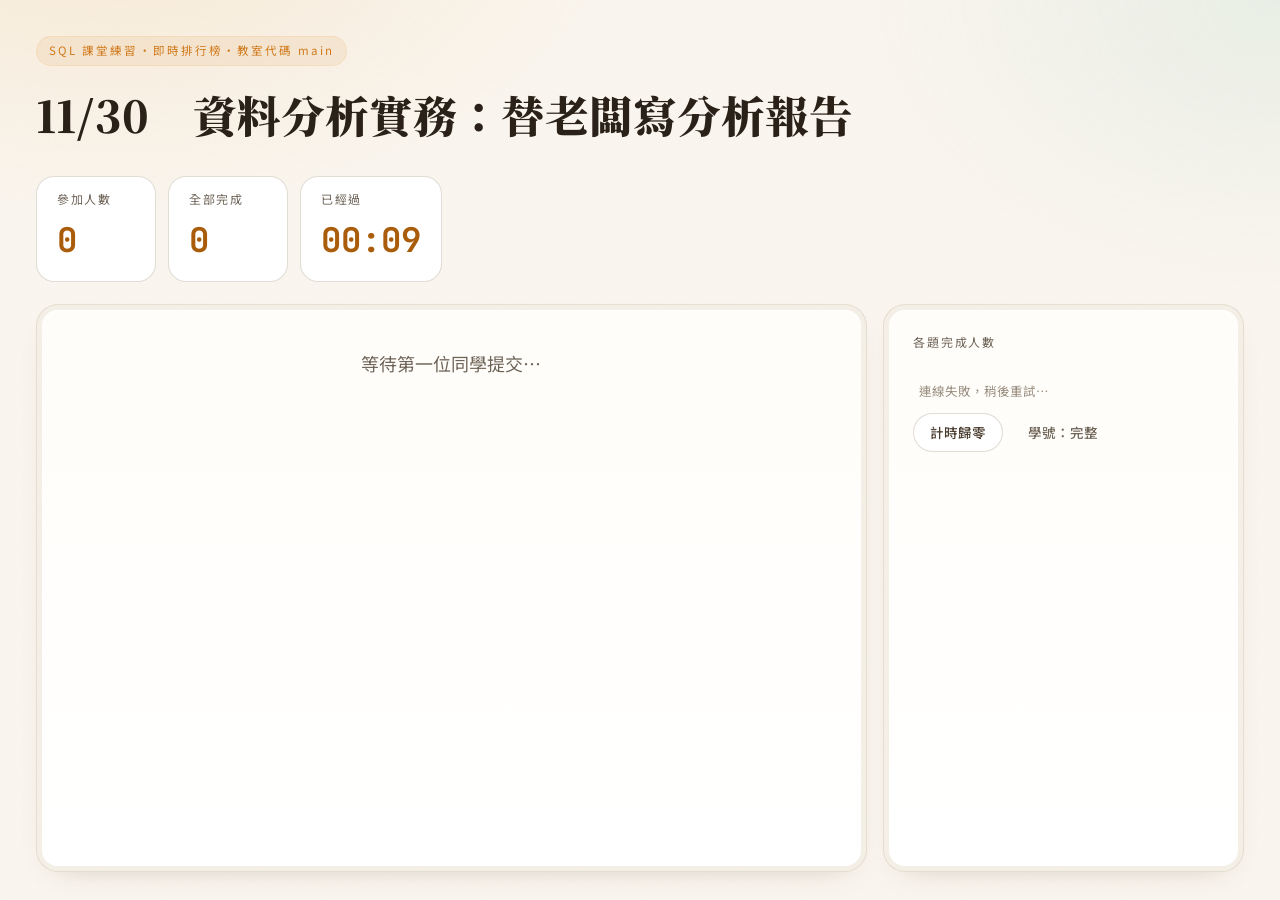
<file: practice/board.html>
<!doctype html>
<html lang="zh-Hant">
<head>
  <meta charset="utf-8">
  <meta name="viewport" content="width=device-width, initial-scale=1">
  <title>即時排行榜｜SQL 課堂練習</title>
  <meta name="robots" content="noindex">
  <link rel="preconnect" href="https://fonts.googleapis.com">
  <link rel="preconnect" href="https://fonts.gstatic.com" crossorigin>
  <link href="https://fonts.googleapis.com/css2?family=JetBrains+Mono:wght@400;600&family=Noto+Sans+TC:wght@400;500;700&family=Noto+Serif+TC:wght@700;900&display=swap" rel="stylesheet">
  <link rel="stylesheet" href="style.css?v=9bcab136">
  <script src="config.js"></script>
  <script src="packs/index.js?v=7d23e790"></script>
  <script src="board.js?v=32bc0bad" defer></script>
</head>
<body class="board-body">
  <div class="ambient" aria-hidden="true"></div>
  <main class="board">
    <header class="board-head">
      <div>
        <span class="eyebrow" id="bEyebrow">SQL 課堂練習・即時排行榜</span>
        <h1 class="board-title" id="bTitle">排行榜</h1>
      </div>
      <div class="board-stats">
        <div class="stat"><span class="label">參加人數</span><b id="bCount">0</b></div>
        <div class="stat"><span class="label">全部完成</span><b id="bAll">0</b></div>
        <div class="stat"><span class="label">已經過</span><b id="bTimer">00:00</b></div>
      </div>
    </header>

    <section class="board-grid">
      <div class="shell"><div class="core board-list-wrap">
        <ol class="board-list" id="bList"><li class="board-empty">等待第一位同學提交…</li></ol>
      </div></div>
      <aside class="shell"><div class="core pad">
        <span class="kicker">各題完成人數</span>
        <div id="bQs" class="qbars"></div>
        <p class="fineprint" id="bUpdated"></p>
        <div class="board-ctrl">
          <button class="pill" id="bStart">計時歸零</button>
          <button class="pill quiet" id="bMask" title="切換學號遮罩">學號：完整</button>
        </div>
      </div></aside>
    </section>

    <div class="shell board-setup" id="bSetup" hidden><div class="core pad">
      <span class="kicker">設定排行榜</span>
      <p class="muted">還沒有設定 Apps Script 網址。請把部署後的網址貼在 <code>config.js</code> 的 ENDPOINT，或暫時貼在下面。</p>
      <div class="field"><label for="sApi">Apps Script 網址</label><input id="sApi" placeholder="https://script.google.com/macros/s/.../exec"></div>
      <button class="cta" id="sGo">開始顯示</button>
    </div></div>
  </main>
</body>
</html>
</file>
<file: practice/style.css>
/* 夜市快送・期中闖關 — v2 介面
   方向：Editorial dark（暖墨底＋燈籠琥珀單一強調色）＋ 三欄工作區（卷宗｜SQL｜參考） */
:root {
  --bg: #0f0d0c;
  --surface: #1a1614;
  --surface-2: #221d1a;
  --surface-3: #2b2420;
  --hair: rgba(255, 238, 214, .08);
  --hair-2: rgba(255, 238, 214, .14);
  --ink: #f3ebe0;
  --ink-2: #d9cec0;
  --muted: #a59a8d;
  --faint: #73685e;
  --accent: #f0b35a;
  --accent-2: #f6c87f;
  --accent-ink: #231505;
  --accent-wash: rgba(240, 179, 90, .10);
  --red: #ef6f82;
  --red-wash: rgba(239, 111, 130, .10);
  --ok: #86d3a9;
  --ok-wash: rgba(134, 211, 169, .10);
  --code: #0c0a09;
  --code-ink: #f1dfc2;
  --r-shell: 22px;
  --r-core: 16px;
  --ease: cubic-bezier(.32, .72, 0, 1);
  --ease-out: cubic-bezier(.16, 1, .3, 1);
  --sans: "Noto Sans TC", "PingFang TC", "Microsoft JhengHei", system-ui, sans-serif;
  --serif: "Noto Serif TC", "Songti TC", "PMingLiU", serif;
  --mono: "JetBrains Mono", "Cascadia Code", Consolas, monospace;
  --header-h: 72px;
}
* { box-sizing: border-box; }
html { background: var(--bg); }
html, body { margin: 0; min-height: 100%; }
body {
  font-family: var(--sans);
  color: var(--ink);
  font-size: 15px;
  line-height: 1.7;
  -webkit-font-smoothing: antialiased;
}
body, code, pre, textarea, .code { font-variant-ligatures: none; font-feature-settings: "liga" 0, "calt" 0; }
button, input, textarea, select { font: inherit; color: inherit; }
textarea.sql { font-variant-ligatures: none; font-feature-settings: "liga" 0, "calt" 0; }
button { cursor: pointer; }
[hidden] { display: none !important; }
::selection { background: rgba(240, 179, 90, .35); color: #fff; }

/* 背景：暖色微光＋紙紋（固定層，不跟著捲動） */
.ambient { position: fixed; inset: 0; pointer-events: none; z-index: 0; }
.ambient::before {
  content: ""; position: absolute; inset: 0;
  background:
    radial-gradient(900px 520px at 8% -10%, rgba(240, 179, 90, .09), transparent 60%),
    radial-gradient(700px 480px at 100% 0%, rgba(239, 111, 130, .06), transparent 60%);
}
.ambient::after {
  content: ""; position: absolute; inset: 0; opacity: .035;
  background-image: url("data:image/svg+xml,%3Csvg xmlns='http://www.w3.org/2000/svg' width='160' height='160'%3E%3Cfilter id='n'%3E%3CfeTurbulence type='fractalNoise' baseFrequency='.9' numOctaves='2' stitchTiles='stitch'/%3E%3C/filter%3E%3Crect width='100%25' height='100%25' filter='url(%23n)'/%3E%3C/svg%3E");
}
#intro, #game, #loading { position: relative; z-index: 1; }

/* 雙層框（外殼＋內核） */
.shell {
  padding: 5px;
  border-radius: var(--r-shell);
  background: rgba(255, 238, 214, .025);
  border: 1px solid var(--hair);
}
.core {
  border-radius: var(--r-core);
  background: linear-gradient(180deg, var(--surface-2), var(--surface));
  box-shadow: inset 0 1px 0 rgba(255, 255, 255, .045);
  height: 100%;
}
.pad { padding: 22px 24px; }

/* 文字元件 */
.eyebrow {
  display: inline-flex; align-items: center; gap: 8px;
  font-size: 11.5px; letter-spacing: .18em; color: var(--accent);
  padding: 4px 12px; border-radius: 999px; background: var(--accent-wash); border: 1px solid rgba(240, 179, 90, .18);
}
.kicker { display: block; font-size: 12px; letter-spacing: .16em; color: var(--muted); margin-bottom: 14px; }
.label { font-size: 12px; letter-spacing: .14em; color: var(--muted); }
.muted { color: var(--muted); }
.err { color: var(--red); }
.ok { color: var(--ok); }
.warn { color: var(--accent-2); }

/* 按鈕 */
.cta {
  display: inline-flex; align-items: center; gap: 12px;
  padding: 7px 7px 7px 20px; border-radius: 999px; border: 0;
  background: var(--accent); color: var(--accent-ink); font-weight: 700; letter-spacing: .02em;
  transition: transform .5s var(--ease), background .4s var(--ease), box-shadow .5s var(--ease);
  box-shadow: 0 10px 30px -12px rgba(240, 179, 90, .55);
  white-space: nowrap;
}
.cta:hover { background: var(--accent-2); }
.cta:active { transform: scale(.98); }
.cta:disabled { opacity: .4; cursor: not-allowed; box-shadow: none; }
.cta-icon {
  width: 30px; height: 30px; border-radius: 999px; display: grid; place-items: center;
  background: rgba(35, 21, 5, .12);
  transition: transform .5s var(--ease);
}
.cta-icon svg { width: 16px; height: 16px; fill: none; stroke: currentColor; stroke-width: 2; stroke-linecap: round; stroke-linejoin: round; }
.cta-icon svg path[d^="M8 5.5"] { fill: currentColor; stroke: none; }
.cta:hover .cta-icon { transform: translateX(3px) scale(1.05); }
.cta-lg { padding: 9px 9px 9px 24px; font-size: 16px; }
.cta-lg .cta-icon { width: 36px; height: 36px; }
.pill {
  border-radius: 999px; border: 1px solid var(--hair-2); background: rgba(255, 238, 214, .04);
  padding: 7px 16px; font-size: 13.5px; font-weight: 500; color: var(--ink-2);
  transition: background .4s var(--ease), border-color .4s var(--ease), transform .4s var(--ease);
  white-space: nowrap;
}
.pill:hover { background: rgba(255, 238, 214, .08); border-color: rgba(255, 238, 214, .22); }
.pill:active { transform: scale(.98); }
.pill.quiet { border-color: transparent; background: transparent; color: var(--muted); }
.pill.quiet:hover { color: var(--ink); background: rgba(255, 238, 214, .05); }
.link-btn {
  background: none; border: 0; padding: 4px 6px; color: var(--muted); font-size: 13.5px;
  border-radius: 8px; transition: color .3s var(--ease), background .3s var(--ease);
}
.link-btn:hover { color: var(--ink); background: rgba(255, 238, 214, .05); }
.mini {
  border: 1px solid var(--hair-2); background: transparent; border-radius: 999px;
  padding: 1px 10px; font-size: 12px; color: var(--ink-2);
  transition: background .3s var(--ease), border-color .3s var(--ease), color .3s var(--ease);
}
.mini:hover { background: var(--accent-wash); border-color: rgba(240, 179, 90, .4); color: var(--accent-2); }
.row-gap { display: flex; flex-wrap: wrap; align-items: center; gap: 10px 14px; }

/* 表單 */
.field { margin-bottom: 14px; }
.field label { display: block; font-size: 13px; color: var(--muted); margin-bottom: 6px; }
.field input, .field select, .field textarea {
  width: 100%; background: var(--code); border: 1px solid var(--hair-2); border-radius: 12px;
  padding: 11px 14px; outline: none; transition: border-color .3s var(--ease), box-shadow .3s var(--ease);
}
.field textarea { min-height: 84px; resize: vertical; line-height: 1.65; }
.field input:focus, .field select:focus, .field textarea:focus, textarea.sql:focus {
  border-color: rgba(240, 179, 90, .55); box-shadow: 0 0 0 4px rgba(240, 179, 90, .10);
}
.feedback { min-height: 22px; margin: 8px 0 0; font-size: 14px; font-weight: 500; }

/* 進場動畫 */
.enter { animation: rise .9s var(--ease-out) both; animation-delay: var(--d, 0s); }
@keyframes rise { from { opacity: 0; transform: translateY(18px); } to { opacity: 1; transform: none; } }
.pop { animation: pop .7s var(--ease-out) both; }
@keyframes pop { from { opacity: 0; transform: translateY(10px) scale(.985); } to { opacity: 1; transform: none; } }
@media (prefers-reduced-motion: reduce) { .enter, .pop { animation: none; } * { transition: none !important; } }

.loading { text-align: center; padding: 120px 20px; color: var(--muted); }

/* ===================== 開場 ===================== */
.intro {
  max-width: 1180px; margin: 0 auto; padding: 88px 28px 80px;
  display: grid; grid-template-columns: minmax(0, 1.25fr) minmax(320px, .75fr); gap: 56px 64px; align-items: start;
}
.display {
  font-family: var(--serif); font-weight: 900; font-size: clamp(36px, 4.6vw, 58px); line-height: 1.14;
  letter-spacing: .01em; margin: 22px 0 22px; color: #fff;
}
.lead { font-size: 19px; line-height: 1.8; color: var(--ink); margin: 0 0 18px; max-width: 34em; }
.intro-body p { color: var(--muted); margin: 0 0 12px; max-width: 38em; }
.intro-side { display: grid; gap: 16px; position: sticky; top: 32px; }
.resume-text { margin: 0 0 16px; color: var(--ink-2); }
.version-preview { min-height: 22px; margin: 2px 0 16px; color: var(--accent-2); font-size: 14px; }
.fineprint { font-size: 12.5px; color: var(--faint); margin: 2px 6px; }
.rules-wrap { grid-column: 1 / -1; border-top: 1px solid var(--hair); padding-top: 36px; }
.section-title { font-family: var(--serif); font-size: 24px; margin: 0 0 18px; font-weight: 700; }
.rules { display: grid; grid-template-columns: repeat(3, minmax(0, 1fr)); gap: 0 40px; }
.rule { padding: 18px 0; border-bottom: 1px solid var(--hair); }
.rule b { display: flex; align-items: baseline; gap: 10px; font-weight: 700; margin-bottom: 6px; }
.rule b i { font-style: normal; font-family: var(--mono); font-size: 12px; color: var(--accent); }
.rule span { color: var(--muted); font-size: 14px; }
@media (max-width: 900px) {
  .intro { grid-template-columns: 1fr; padding: 40px 16px 48px; gap: 32px; }
  .intro-side { position: static; }
  .rules { grid-template-columns: 1fr; }
}

/* ===================== 遊戲頂部（浮動島） ===================== */
.island {
  position: sticky; top: 10px; z-index: 20;
  margin: 10px 12px 12px; min-height: 56px;
  display: grid; grid-template-columns: auto 1fr auto; align-items: center; gap: 16px;
  padding: 7px 8px 7px 20px; border-radius: 999px;
  background: rgba(24, 20, 18, .78); border: 1px solid var(--hair-2);
  backdrop-filter: blur(18px) saturate(1.2); -webkit-backdrop-filter: blur(18px) saturate(1.2);
  box-shadow: 0 18px 40px -24px rgba(0, 0, 0, .8);
}
.island-id { display: flex; align-items: center; gap: 14px; min-width: 0; }
.brand { display: inline-flex; align-items: center; gap: 8px; font-family: var(--serif); font-weight: 900; font-size: 17px; white-space: nowrap; }
.brand-dot { width: 9px; height: 9px; border-radius: 99px; background: var(--accent); box-shadow: 0 0 0 4px rgba(240, 179, 90, .15); }
.dossier { font-size: 13px; color: var(--accent-2); white-space: nowrap; }
.who {
  border: 0; background: none; color: var(--muted); font-size: 13px; padding: 4px 8px; border-radius: 8px;
  white-space: nowrap; overflow: hidden; text-overflow: ellipsis; max-width: 240px;
}
.who:hover { color: var(--ink); background: rgba(255, 238, 214, .05); }
.island-actions { display: flex; align-items: center; gap: 6px; }

/* 關卡進度條（stepper） */
.stepper { display: flex; align-items: center; justify-content: center; min-width: 0; }
.step {
  position: relative; display: grid; place-items: center;
  min-width: 32px; height: 32px; padding: 0 2px; border-radius: 999px; border: 1px solid var(--hair-2);
  background: transparent; color: var(--faint); font-size: 13px; font-weight: 700; font-family: var(--mono);
  transition: background .5s var(--ease), color .5s var(--ease), border-color .5s var(--ease), transform .4s var(--ease);
}
.step.final { padding: 0 12px; font-family: var(--sans); font-size: 12.5px; }
.step-line { width: 14px; height: 1px; background: var(--hair-2); flex: 0 1 14px; }
.step-line.done { background: rgba(134, 211, 169, .45); }
.step.open { color: var(--ink-2); border-color: rgba(255, 238, 214, .28); }
.step.passed { background: var(--ok-wash); border-color: rgba(134, 211, 169, .45); color: var(--ok); }
.step.current { background: var(--accent); border-color: var(--accent); color: var(--accent-ink); transform: scale(1.06); }
.step.locked { cursor: not-allowed; opacity: .55; }
.step:not(.locked):not(.current):hover { border-color: rgba(240, 179, 90, .5); color: var(--accent-2); }

/* ===================== 三欄工作區 ===================== */
.workspace {
  display: grid;
  grid-template-columns: minmax(330px, 0.95fr) minmax(440px, 1.45fr) minmax(300px, 0.9fr);
  gap: 12px; padding: 0 12px 12px;
  height: calc(100dvh - var(--header-h) - 12px);
}
.col { min-width: 0; min-height: 0; }
.col-case { overflow: auto; padding-right: 2px; display: flex; flex-direction: column; gap: 12px; scrollbar-gutter: stable; }
.col-work { display: flex; flex-direction: column; gap: 12px; }
.col-ref { display: flex; flex-direction: column; gap: 12px; }
.panel { display: flex; flex-direction: column; min-height: 0; }
.panel > .core { display: flex; flex-direction: column; min-height: 0; flex: 1; height: auto; }
.editor-panel { flex: 0 0 auto; }
.result-panel { flex: 1 1 auto; min-height: 0; }
.ref-tables { flex: 1 1 44%; min-height: 0; }
.ref-syntax { flex: 1 1 56%; min-height: 0; }
.panel-head {
  display: flex; align-items: baseline; justify-content: space-between; gap: 12px;
  padding: 14px 18px 10px; border-bottom: 1px solid var(--hair);
}
.panel-title { font-weight: 700; font-size: 14px; letter-spacing: .04em; }
.panel-hint { font-size: 12.5px; color: var(--faint); text-align: right; }
.ref-scroll { overflow: auto; padding: 10px 12px 14px; min-height: 0; flex: 1; }
.result-body { overflow: auto; flex: 1; min-height: 0; padding: 0 0 6px; }

/* 捲軸 */
.col-case, .ref-scroll, .result-body, textarea.sql { scrollbar-width: thin; scrollbar-color: rgba(255, 238, 214, .16) transparent; }

/* SQL 編輯器 */
textarea.sql {
  display: block; width: calc(100% - 24px); margin: 12px 12px 0; min-height: 180px; height: 26vh; max-height: 46vh; resize: vertical;
  background: var(--code); color: var(--code-ink); border: 1px solid var(--hair-2); border-radius: 12px;
  padding: 14px 16px; font-family: var(--mono); font-size: 14px; line-height: 1.65; outline: none; tab-size: 2;
  transition: border-color .3s var(--ease), box-shadow .3s var(--ease);
}
.toolbar { display: flex; align-items: center; gap: 12px; padding: 12px 14px 14px; flex-wrap: wrap; }
.toolbar .spacer { flex: 1; }
.kbd-hint { font-size: 12.5px; color: var(--faint); }
kbd { font-family: var(--mono); font-size: 11.5px; padding: 1px 6px; border-radius: 6px; border: 1px solid var(--hair-2); color: var(--muted); background: rgba(255, 238, 214, .03); }

/* 查詢結果 */
.empty { color: var(--faint); padding: 22px 18px; margin: 0; font-size: 14px; }
.result-note { margin: 12px 14px 0; padding: 10px 14px; border-radius: 12px; font-size: 13.5px; line-height: 1.6; }
.result-note.err { background: var(--red-wash); color: #ffc2cc; border: 1px solid rgba(239, 111, 130, .25); }
.result-note.tip { background: var(--accent-wash); color: var(--ink-2); border: 1px solid rgba(240, 179, 90, .22); }
.result-note.okay { background: var(--ok-wash); color: var(--ok); border: 1px solid rgba(134, 211, 169, .25); }
.result-meta-count b { color: var(--ink); font-family: var(--mono); }
table.grid { border-collapse: separate; border-spacing: 0; width: 100%; font-size: 13px; }
table.grid th, table.grid td { padding: 7px 12px; text-align: left; vertical-align: top; border-bottom: 1px solid var(--hair); }
table.grid td { min-width: 4.5em; }
table.grid th {
  position: sticky; top: 0; z-index: 1; background: var(--surface-3); color: var(--accent-2);
  font-family: var(--mono); font-weight: 600; font-size: 12px; white-space: nowrap;
}
table.grid td { color: var(--ink-2); }
table.grid tbody tr:hover td { background: rgba(255, 238, 214, .035); }
table.grid td.num { font-family: var(--mono); color: var(--faint); font-size: 11.5px; width: 1%; white-space: nowrap; }
.null { color: var(--faint); font-style: italic; font-family: var(--mono); font-size: 12px; }

/* 資料表清單 */
.tbl { border-radius: 12px; margin-bottom: 6px; border: 1px solid transparent; transition: background .4s var(--ease), border-color .4s var(--ease); }
.tbl[open] { background: rgba(255, 238, 214, .025); border-color: var(--hair); }
.tbl > summary {
  list-style: none; display: flex; align-items: center; gap: 10px; padding: 7px 10px; cursor: pointer; border-radius: 10px;
}
.tbl > summary::-webkit-details-marker { display: none; }
.tbl > summary:hover { background: rgba(255, 238, 214, .04); }
.tbl > summary .caret { width: 10px; height: 10px; flex: 0 0 auto; border-right: 1.5px solid var(--faint); border-bottom: 1.5px solid var(--faint); transform: rotate(-45deg); transition: transform .4s var(--ease); }
.tbl[open] > summary .caret { transform: rotate(45deg); }
.tbl-name { font-family: var(--mono); font-weight: 600; color: var(--accent-2); font-size: 13.5px; white-space: nowrap; }
.tbl-count { font-size: 12px; color: var(--faint); white-space: nowrap; overflow: hidden; text-overflow: ellipsis; min-width: 0; flex: 0 1 auto; }
.tbl-flag { font-size: 11px; color: var(--accent); border: 1px solid rgba(240, 179, 90, .35); border-radius: 999px; padding: 0 8px; white-space: nowrap; flex: 0 0 auto; }
.tbl > summary .mini { margin-left: auto; flex: 0 0 auto; }
.mini, .panel-title { white-space: nowrap; }
.tbl-body { padding: 0 12px 12px 30px; }
.tbl-desc { margin: 0 0 8px; font-size: 12.5px; color: var(--muted); line-height: 1.6; }
.cols { display: flex; flex-wrap: wrap; gap: 5px; }
.colchip {
  font-family: var(--mono); font-size: 12px; padding: 2px 9px; border-radius: 8px;
  background: rgba(255, 238, 214, .045); border: 1px solid var(--hair); color: var(--ink-2);
  transition: background .3s var(--ease), border-color .3s var(--ease), color .3s var(--ease);
}
.colchip:hover { background: var(--accent-wash); border-color: rgba(240, 179, 90, .4); color: var(--accent-2); }
.colchip.tname { color: var(--accent-2); border-color: rgba(240, 179, 90, .3); }
.relations { margin: 12px 4px 0; font-size: 12px; color: var(--faint); line-height: 1.7; }
.relations code { font-family: var(--mono); color: var(--muted); }

/* 語法手冊 */
.syn-group { font-size: 11.5px; letter-spacing: .16em; color: var(--faint); margin: 8px 6px 6px; }
.syn-group.hot { color: var(--accent); }
.syn { border-radius: 12px; margin-bottom: 6px; border: 1px solid transparent; transition: background .4s var(--ease), border-color .4s var(--ease); }
.syn[open] { background: rgba(255, 238, 214, .025); border-color: var(--hair); }
.syn.hot { border-color: rgba(240, 179, 90, .22); }
.syn.flash { animation: flash 1.4s var(--ease-out); }
@keyframes flash { 0% { background: rgba(240, 179, 90, .22); } 100% { background: rgba(255, 238, 214, .025); } }
.syn > summary { list-style: none; display: flex; align-items: center; gap: 10px; padding: 7px 10px; cursor: pointer; border-radius: 10px; }
.syn > summary::-webkit-details-marker { display: none; }
.syn > summary:hover { background: rgba(255, 238, 214, .04); }
.syn > summary .caret { width: 10px; height: 10px; flex: 0 0 auto; border-right: 1.5px solid var(--faint); border-bottom: 1.5px solid var(--faint); transform: rotate(-45deg); transition: transform .4s var(--ease); }
.syn[open] > summary .caret { transform: rotate(45deg); }
.syn-title { font-weight: 500; font-size: 13.5px; }
.syn-week { margin-left: auto; font-family: var(--mono); font-size: 11px; color: var(--faint); }
.syn-body { padding: 0 12px 12px 30px; }
.syn-body p { margin: 0 0 8px; font-size: 12.5px; color: var(--muted); line-height: 1.6; }
.syn-actions { display: flex; justify-content: flex-end; margin-top: 8px; }

pre.code {
  margin: 0; padding: 10px 12px; border-radius: 10px; background: var(--code); border: 1px solid var(--hair);
  font-family: var(--mono); font-size: 12.5px; line-height: 1.6; color: var(--code-ink); white-space: pre; overflow: auto;
}

/* ===================== 卷宗（左欄） ===================== */
.case .core { padding: 24px 24px 22px; }
.case-meta { display: flex; align-items: center; justify-content: space-between; gap: 10px; margin-bottom: 14px; }
.status { font-size: 12px; color: var(--faint); letter-spacing: .1em; }
.status.solved { color: var(--ok); }
.case-title { font-family: var(--serif); font-weight: 900; font-size: 27px; line-height: 1.3; margin: 0 0 12px; color: #fff; }
.story { color: var(--muted); margin: 0 0 18px; font-size: 14.5px; }
.task {
  border-radius: 14px; padding: 14px 16px; margin: 0 0 16px;
  background: linear-gradient(180deg, rgba(240, 179, 90, .09), rgba(240, 179, 90, .045));
  border: 1px solid rgba(240, 179, 90, .22);
}
.task .label { color: var(--accent); display: block; margin-bottom: 4px; }
.task p { margin: 0; font-size: 15.5px; color: var(--ink); line-height: 1.75; }
.uses { display: flex; flex-wrap: wrap; align-items: center; gap: 6px; margin: 0 0 20px; }
.uses .label { margin-right: 4px; }
.use-chip {
  font-size: 12.5px; padding: 3px 11px; border-radius: 999px; border: 1px solid var(--hair-2); background: transparent; color: var(--ink-2);
  transition: border-color .3s var(--ease), color .3s var(--ease), background .3s var(--ease);
}
.use-chip:hover { border-color: rgba(240, 179, 90, .45); color: var(--accent-2); background: var(--accent-wash); }

.answer { border-top: 1px solid var(--hair); padding-top: 18px; }
.answer label { display: block; font-size: 13px; color: var(--muted); margin-bottom: 8px; }
.answer-field {
  display: flex; align-items: center; gap: 8px; padding: 5px 5px 5px 16px; border-radius: 999px;
  background: var(--code); border: 1px solid var(--hair-2); transition: border-color .3s var(--ease), box-shadow .3s var(--ease);
}
.answer-field:focus-within { border-color: rgba(240, 179, 90, .55); box-shadow: 0 0 0 4px rgba(240, 179, 90, .10); }
.answer-field input { flex: 1; min-width: 0; background: none; border: 0; outline: none; padding: 8px 0; font-size: 15px; }
.answer-field.shake { animation: shake .45s var(--ease-out); }
@keyframes shake { 20%, 60% { transform: translateX(-5px); } 40%, 80% { transform: translateX(5px); } }

/* 已破解區塊 + 下一關 */
.solved {
  border-radius: 16px; padding: 18px 18px 18px; margin-top: 4px;
  background: linear-gradient(180deg, rgba(134, 211, 169, .10), rgba(134, 211, 169, .04));
  border: 1px solid rgba(134, 211, 169, .3);
}
.solved-head { display: flex; align-items: center; gap: 10px; font-weight: 700; color: var(--ok); margin-bottom: 6px; }
.solved-head .check { width: 22px; height: 22px; border-radius: 99px; background: var(--ok); display: grid; place-items: center; }
.solved-head .check svg { width: 13px; height: 13px; fill: none; stroke: #0f2a1d; stroke-width: 3; stroke-linecap: round; stroke-linejoin: round; }
.solved-answer { font-family: var(--mono); color: var(--ink); background: rgba(0, 0, 0, .25); padding: 1px 8px; border-radius: 6px; margin-left: 4px; }
.solved .clue { margin: 4px 0 16px; color: var(--ink-2); font-size: 14.5px; }
.next-cta { width: 100%; justify-content: space-between; }

/* 提示 */
.hints { margin-top: 20px; border-top: 1px solid var(--hair); padding-top: 14px; }
.hint { border-radius: 12px; }
.hint + .hint { margin-top: 6px; }
.hint-toggle {
  width: 100%; display: flex; align-items: center; gap: 10px; text-align: left; background: none; border: 0;
  padding: 8px 10px; border-radius: 10px; color: var(--ink-2); font-size: 14px;
  transition: background .3s var(--ease), color .3s var(--ease);
}
.hint-toggle:hover:not(:disabled) { background: rgba(255, 238, 214, .045); }
.hint-toggle:disabled { color: var(--faint); cursor: not-allowed; }
.hint-toggle .hint-no { font-family: var(--mono); font-size: 11.5px; color: var(--faint); border: 1px solid var(--hair-2); border-radius: 999px; padding: 0 8px; }
.hint-toggle .hint-state { margin-left: auto; font-size: 12px; color: var(--faint); }
.hint-body { margin: 2px 10px 6px; padding: 10px 14px; border-left: 2px solid rgba(240, 179, 90, .45); background: rgba(255, 238, 214, .025); border-radius: 0 10px 10px 0; }
.hint-body pre { margin: 0; white-space: pre-wrap; font-family: var(--mono); font-size: 12.5px; line-height: 1.65; color: var(--ink-2); }

/* 破案筆記 */
.notebook .core { padding: 22px 24px; }
.notebook h3 { font-family: var(--serif); font-size: 20px; margin: 4px 0 14px; }
.nb-head { display: flex; align-items: center; justify-content: space-between; gap: 10px; margin: 18px 0 8px; font-size: 13px; color: var(--muted); }
.nb-head:first-of-type { margin-top: 0; }
.notebook ul { padding-left: 18px; margin: 12px 0 0; color: var(--ink-2); font-size: 14px; }
.notebook li { margin: 4px 0; }
.notebook li::marker { color: var(--accent); }
.gentle { margin-top: 12px; padding: 10px 14px; border-radius: 12px; background: var(--accent-wash); border: 1px solid rgba(240, 179, 90, .22); font-size: 13.5px; color: var(--ink-2); }
.nb-foot { margin-top: 18px; padding-top: 16px; border-top: 1px solid var(--hair); }

/* 結案 */
.final-grid { display: grid; gap: 4px; }
.counter { font-size: 12px; color: var(--faint); text-align: right; margin-top: 4px; }
.counter.short { color: var(--red); }
.epilogue ul { padding-left: 18px; }

/* Toast */
.toast {
  position: fixed; left: 50%; bottom: 24px; z-index: 40; transform: translate(-50%, 24px); opacity: 0; pointer-events: none;
  padding: 10px 18px; border-radius: 999px; background: rgba(30, 26, 23, .92); border: 1px solid var(--hair-2);
  backdrop-filter: blur(14px); -webkit-backdrop-filter: blur(14px); font-size: 14px; color: var(--ink);
  transition: transform .6s var(--ease), opacity .5s var(--ease);
  box-shadow: 0 20px 40px -20px rgba(0, 0, 0, .8);
}
.toast.show { transform: translate(-50%, 0); opacity: 1; }

/* Modal */
.modal { position: fixed; inset: 0; z-index: 50; display: grid; place-items: center; padding: 20px; background: rgba(8, 6, 5, .62); backdrop-filter: blur(6px); -webkit-backdrop-filter: blur(6px); }
.modal-card { width: min(460px, 100%); animation: pop .6s var(--ease-out) both; }

/* ===================== 響應式 ===================== */
@media (max-width: 1360px) {
  .who { max-width: 160px; }
}
@media (max-width: 1280px) {
  .island { grid-template-columns: 1fr auto; border-radius: 26px; }
  .stepper { grid-column: 1 / -1; grid-row: 2; justify-content: flex-start; overflow-x: auto; padding: 2px 0 4px; }
  .workspace {
    height: auto;
    grid-template-columns: minmax(320px, .9fr) minmax(0, 1.3fr);
    grid-template-areas: "case work" "case ref";
    align-items: start;
  }
  .col-case { grid-area: case; position: sticky; top: 130px; max-height: calc(100dvh - 142px); }
  .col-work { grid-area: work; }
  .result-panel { min-height: 300px; max-height: 60vh; }
  .col-ref { grid-area: ref; }
  .ref-block { max-height: 460px; }
}
@media (max-width: 860px) {
  .island { position: static; margin: 8px; padding: 10px 12px; border-radius: 20px; grid-template-columns: 1fr; }
  .island-actions { flex-wrap: wrap; }
  .workspace { display: flex; flex-direction: column; align-items: stretch; padding: 0 8px 16px; }
  .col-case { position: static; max-height: none; overflow: visible; }
  .col-ref { display: flex; flex-direction: column; }
  .result-panel { max-height: 70vh; }
  .ref-block { max-height: 70vh; }
  .case .core, .notebook .core { padding: 18px 16px; }
  .case-title { font-size: 23px; }
}

/* ===================== SQL 課堂練習（追加樣式） ===================== */
.upload-row { margin-top: 14px; }
.upload-label { cursor: pointer; text-decoration: underline dotted; }
.db-chip, .score-chip { display: inline-flex; align-items: center; gap: 8px; font-size: 13px; color: var(--ink-2); white-space: nowrap; max-width: 260px; overflow: hidden; text-overflow: ellipsis; }
.score-chip b { font-family: var(--mono); color: var(--accent-2); font-size: 15px; }
.score-chip:empty { display: none; }
.preview-chip { display: inline-flex; align-items: center; font-size: 12px; font-weight: 700; color: var(--accent-2); background: var(--accent-wash); border: 1px solid rgba(240, 179, 90, .45); border-radius: 99px; padding: 3px 10px; white-space: nowrap; }
.preview-note { color: var(--accent-2); font-weight: 700; }
.preview-chip[hidden], .preview-note[hidden] { display: none; }
.dot { width: 8px; height: 8px; border-radius: 99px; display: inline-block; flex: 0 0 auto; }
.dot.ok { background: var(--ok); box-shadow: 0 0 0 3px rgba(134, 211, 169, .15); }
.dot.free { background: var(--accent); box-shadow: 0 0 0 3px rgba(240, 179, 90, .15); }
.step.partial { background: var(--accent-wash); border-color: rgba(240, 179, 90, .45); color: var(--accent-2); }
.step.passed.current, .step.partial.current { background: var(--accent); color: var(--accent-ink); border-color: var(--accent); }
.lv { font-weight: 700; }
.lv.lv1 { color: var(--ok); }
.lv.lv2 { color: var(--accent-2); }
.lv.lv3 { color: var(--red); }
.score-line { display: flex; align-items: baseline; gap: 10px; flex-wrap: wrap; }
.big-score { font-family: var(--mono); font-size: 34px; line-height: 1; color: var(--faint); }
.big-score.part { color: var(--accent-2); }
.result-note.verdict { font-size: 14.5px; }
.result-note.verdict b { font-family: var(--mono); font-size: 17px; margin-right: 4px; }
#qNav .step { min-width: 30px; height: 30px; }
#qNav .step-line { width: 8px; flex-basis: 8px; }
@media (max-width: 860px) {
  .island-id { flex-wrap: wrap; gap: 4px 12px; }
  .dossier { white-space: normal; }
  .who { max-width: 100%; }
  #qNav { flex-wrap: wrap; row-gap: 6px; }
}

/* ===================== 投影排行榜 ===================== */
.board-body { overflow-x: hidden; }
.board { position: relative; z-index: 1; max-width: 1600px; margin: 0 auto; padding: 36px 36px 28px; min-height: 100dvh; display: flex; flex-direction: column; gap: 22px; }
.board-head { display: flex; align-items: flex-end; justify-content: space-between; gap: 24px; flex-wrap: wrap; }
.board-title { font-family: var(--serif); font-weight: 900; font-size: clamp(30px, 3.4vw, 50px); margin: 12px 0 0; color: #fff; }
.board-stats { display: flex; gap: 12px; }
.stat { padding: 12px 20px; border-radius: 18px; background: rgba(255, 238, 214, .04); border: 1px solid var(--hair-2); min-width: 120px; }
.stat .label { display: block; margin-bottom: 2px; }
.stat b { font-family: var(--mono); font-size: 34px; color: var(--accent-2); }
.board-grid { display: grid; grid-template-columns: minmax(0, 2.3fr) minmax(300px, 1fr); gap: 16px; flex: 1; }
.board-list-wrap { padding: 10px 14px; }
.board-list { list-style: none; margin: 0; padding: 0; }
.brow {
  display: grid; grid-template-columns: 64px minmax(0, 1.4fr) minmax(0, 1.6fr) 90px 110px; align-items: center; gap: 14px;
  padding: 10px 14px; border-radius: 14px; border-bottom: 1px solid var(--hair);
  animation: rowin .7s var(--ease-out) both;
}
@keyframes rowin { from { opacity: 0; transform: translateY(8px); } to { opacity: 1; transform: none; } }
.brow.up { animation: rowup 1.4s var(--ease-out) both; }
@keyframes rowup { 0% { background: rgba(134, 211, 169, .22); transform: translateY(10px); } 100% { background: transparent; transform: none; } }
.brow.new { animation: rownew 1.4s var(--ease-out) both; }
@keyframes rownew { 0% { background: rgba(240, 179, 90, .25); opacity: 0; } 100% { background: transparent; opacity: 1; } }
.brank { font-family: var(--mono); font-size: 28px; font-weight: 600; color: var(--faint); text-align: center; }
.brow.r1 .brank { color: #ffd36a; } .brow.r2 .brank { color: #d9dde6; } .brow.r3 .brank { color: #e0a57a; }
.brow.r1 { background: linear-gradient(90deg, rgba(255, 211, 106, .10), transparent 70%); }
.bname { display: flex; flex-direction: column; min-width: 0; }
.bname b { font-size: 22px; white-space: nowrap; overflow: hidden; text-overflow: ellipsis; }
.bname small { font-family: var(--mono); color: var(--muted); font-size: 14px; }
.bdots { display: flex; gap: 6px; flex-wrap: wrap; }
.qd { width: 16px; height: 16px; border-radius: 5px; border: 1px solid var(--hair-2); display: inline-block; }
.qd.full { background: var(--ok); border-color: var(--ok); }
.qd.part { background: var(--accent); border-color: var(--accent); opacity: .75; }
.qd.zero { background: rgba(239, 111, 130, .35); border-color: rgba(239, 111, 130, .5); }
.bsolved { font-family: var(--mono); font-size: 24px; text-align: right; }
.bsolved small { color: var(--faint); font-size: 15px; }
.btotal { font-family: var(--mono); font-size: 32px; font-weight: 600; color: var(--accent-2); text-align: right; }
.board-empty, .board-more { padding: 28px 14px; color: var(--muted); font-size: 18px; text-align: center; }
.qbars { display: grid; gap: 9px; margin-bottom: 14px; }
.qbar { display: grid; grid-template-columns: 26px 1fr 40px; align-items: center; gap: 10px; }
.qlab { font-family: var(--mono); color: var(--muted); text-align: right; }
.qtrack { position: relative; height: 16px; border-radius: 99px; background: rgba(255, 238, 214, .05); overflow: hidden; }
.qtrack i { position: absolute; left: 0; top: 0; bottom: 0; border-radius: 99px; transition: width .9s var(--ease-out); }
.qtry { background: rgba(240, 179, 90, .30); }
.qok { background: var(--ok); }
.qnum { font-family: var(--mono); font-size: 18px; text-align: right; }
.legend { display: inline-block; width: 10px; height: 10px; border-radius: 3px; margin: 0 4px 0 8px; vertical-align: middle; }
.legend.ok { background: var(--ok); } .legend.try { background: rgba(240, 179, 90, .45); }
.board-ctrl { display: flex; gap: 8px; flex-wrap: wrap; margin-top: 12px; }
.board-setup { position: fixed; inset: auto 0 0 0; margin: 0 auto 28px; width: min(560px, 92vw); z-index: 30; }
@media (max-width: 1100px) {
  .board-grid { grid-template-columns: 1fr; }
  .brow { grid-template-columns: 44px minmax(0, 1fr) 70px 80px; }
  .bdots { display: none; }
}

/* ===================== 亮色主題（練習頁＋排行榜） ===================== */
:root {
  --bg: #faf6ef;
  --surface: #ffffff;
  --surface-2: #fffdf9;
  --surface-3: #f4ede2;
  --hair: rgba(90, 60, 25, .10);
  --hair-2: rgba(90, 60, 25, .18);
  --ink: #2a2118;
  --ink-2: #4a3d2f;
  --muted: #6f6458;
  --faint: #998d7f;
  --accent: #d07a1c;
  --accent-2: #a95d0b;
  --accent-ink: #ffffff;
  --accent-wash: rgba(208, 122, 28, .09);
  --red: #c93a52;
  --red-wash: rgba(201, 58, 82, .08);
  --ok: #23905c;
  --ok-wash: rgba(35, 144, 92, .09);
  --code: #f7f2ea;
  --code-ink: #3b2a17;
}
html { background: var(--bg); }
.ambient::before {
  background:
    radial-gradient(900px 520px at 8% -10%, rgba(240, 170, 80, .16), transparent 60%),
    radial-gradient(700px 480px at 100% 0%, rgba(120, 190, 160, .12), transparent 60%);
}
.ambient::after { opacity: .025; }
::selection { background: rgba(208, 122, 28, .22); color: var(--ink); }

.display, .case-title, .board-title, .brand { color: var(--ink); }
.shell { background: rgba(120, 80, 30, .035); border-color: var(--hair); box-shadow: 0 12px 30px -22px rgba(80, 50, 20, .35); }
.core { background: linear-gradient(180deg, var(--surface-2), var(--surface)); box-shadow: inset 0 1px 0 rgba(255, 255, 255, .9); }

.cta { box-shadow: 0 10px 24px -12px rgba(208, 122, 28, .55); }
.cta-icon { background: rgba(255, 255, 255, .22); }
.pill { background: #fff; border-color: var(--hair-2); color: var(--ink-2); }
.pill:hover { background: var(--accent-wash); border-color: rgba(208, 122, 28, .4); }
.pill.quiet:hover, .link-btn:hover, .who:hover { background: rgba(90, 60, 25, .06); }

.island { background: rgba(255, 253, 249, .88); border-color: var(--hair-2); box-shadow: 0 16px 36px -26px rgba(80, 50, 20, .45); }
.step { background: #fff; }
.step.current { color: #fff; }
.step.passed { background: var(--ok-wash); border-color: rgba(35, 144, 92, .45); }
.step.partial { border-color: rgba(208, 122, 28, .45); }

.task { background: linear-gradient(180deg, rgba(208, 122, 28, .08), rgba(208, 122, 28, .03)); border-color: rgba(208, 122, 28, .25); }
.solved { background: linear-gradient(180deg, rgba(35, 144, 92, .09), rgba(35, 144, 92, .03)); border-color: rgba(35, 144, 92, .3); }
.solved-head .check svg { stroke: #fff; }
.solved-answer { background: rgba(90, 60, 25, .06); }
.hint-body { background: rgba(90, 60, 25, .035); }
.hint-toggle:hover:not(:disabled), .tbl > summary:hover, .syn > summary:hover { background: rgba(90, 60, 25, .05); }
.tbl[open], .syn[open] { background: rgba(90, 60, 25, .03); }
.colchip { background: #fff; color: var(--ink-2); }
kbd { background: #fff; }
textarea.sql { border-color: var(--hair-2); }
pre.code { border-color: var(--hair); }

table.grid th { background: var(--surface-3); }
table.grid tbody tr:hover td { background: rgba(208, 122, 28, .05); }
.result-note.err { color: var(--red); border-color: rgba(201, 58, 82, .25); }
.result-note.okay { border-color: rgba(35, 144, 92, .28); }

.toast { background: rgba(255, 255, 255, .96); box-shadow: 0 20px 40px -20px rgba(80, 50, 20, .45); }
.modal { background: rgba(60, 40, 20, .28); }

/* 排行榜 */
.stat { background: #fff; }
.brow.r1 { background: linear-gradient(90deg, rgba(232, 170, 40, .16), transparent 70%); }
.brow.r1 .brank { color: #c58a00; }
.brow.r2 .brank { color: #7d8796; }
.brow.r3 .brank { color: #b36b37; }
@keyframes rowup { 0% { background: rgba(35, 144, 92, .18); transform: translateY(10px); } 100% { background: transparent; transform: none; } }
@keyframes rownew { 0% { background: rgba(208, 122, 28, .2); opacity: 0; } 100% { background: transparent; opacity: 1; } }
.qd { background: #fff; }
.qd.zero { background: rgba(201, 58, 82, .25); }
.qtrack { background: rgba(90, 60, 25, .07); }
.qtry { background: rgba(208, 122, 28, .3); }
</file>
